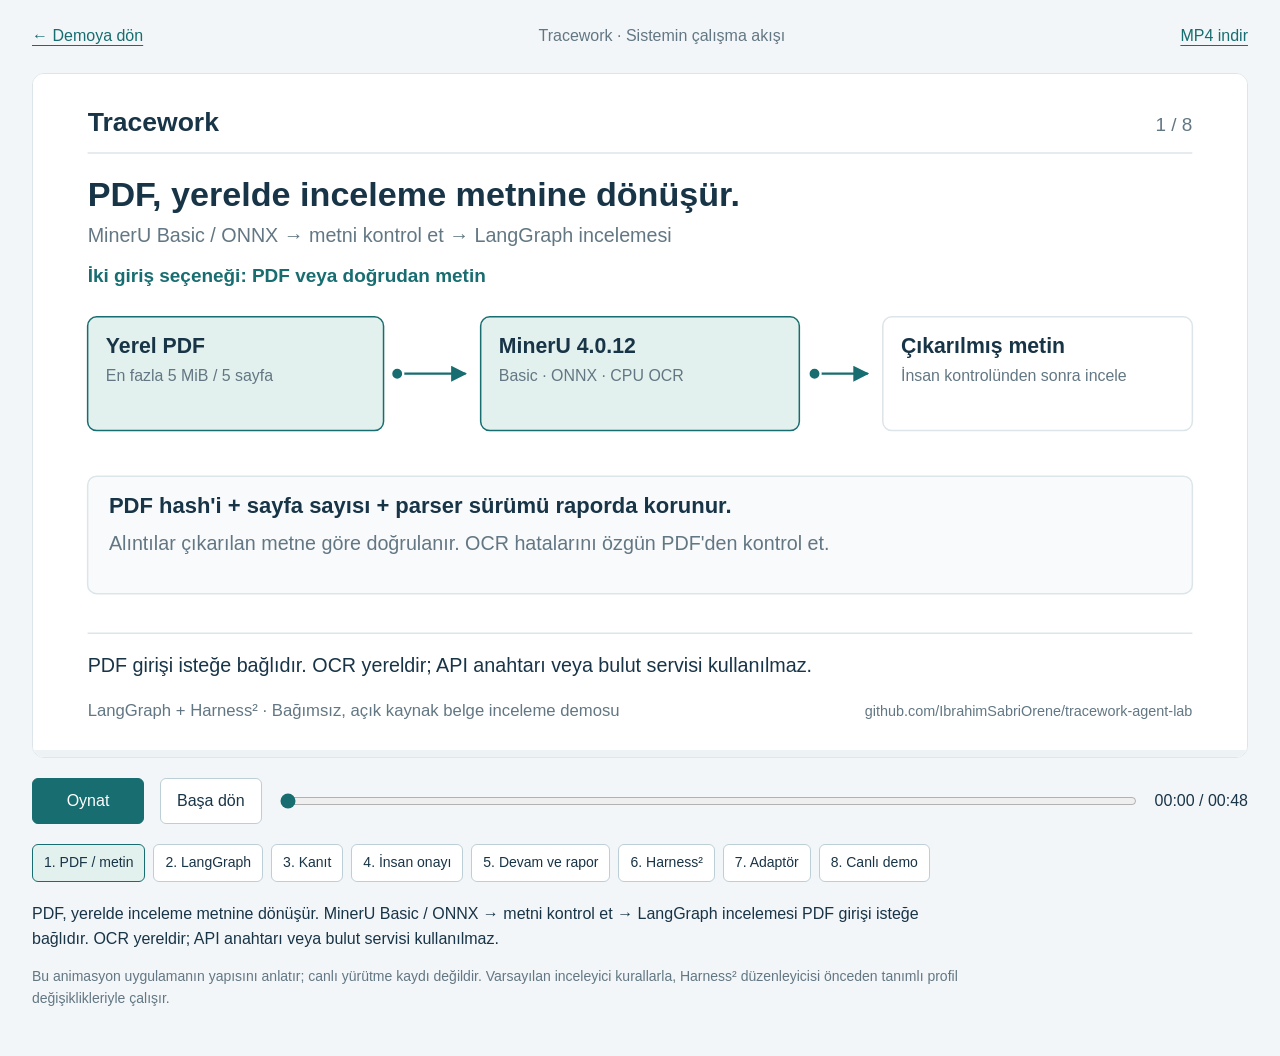
<file: web/animation.html>
<!doctype html>
<html lang="tr">
  <head>
    <meta charset="utf-8" />
    <meta name="viewport" content="width=device-width, initial-scale=1" />
    <meta name="description" content="Tracework nasıl çalışır? LangGraph ve Harness² entegrasyonunu anlatan 48 saniyelik animasyon." />
    <title>Tracework — Akış animasyonu</title>
    <link rel="icon" href="./mark.svg" type="image/svg+xml" />
    <link rel="stylesheet" href="./animation.css" />
    <script src="./animation.js" defer></script>
  </head>
  <body>
    <header class="page-header">
      <a href="./">← Demoya dön</a>
      <span>Tracework · Sistemin çalışma akışı</span>
      <a href="./media/tracework-flow.mp4" download>MP4 indir</a>
    </header>
    <main>
      <h1 class="sr-only">LangGraph ve Harness² ile belge inceleme</h1>
      <div id="stage">
        <svg id="film" viewBox="0 0 1600 900" role="img" aria-labelledby="film-title film-description"></svg>
      </div>
      <div class="player">
        <button id="play" type="button" aria-label="Animasyonu oynat">Oynat</button>
        <button id="restart" type="button">Başa dön</button>
        <label class="timeline"><span class="sr-only">Animasyon zamanı</span><input id="timeline" type="range" min="0" max="48000" step="100" value="0" /></label>
        <output id="time" for="timeline">00:00 / 00:48</output>
      </div>
      <nav id="chapters" aria-label="Animasyon bölümleri"></nav>
      <p id="scene-description" class="description" aria-live="polite"></p>
      <p class="note">Bu animasyon uygulamanın yapısını anlatır; canlı yürütme kaydı değildir. Varsayılan inceleyici kurallarla, Harness² düzenleyicisi önceden tanımlı profil değişiklikleriyle çalışır.</p>
    </main>
  </body>
</html>
</file>
<file: web/animation.css>
:root { color-scheme: light; --ink: #183447; --teal: #176d70; --line: #dce5e9; }
* { box-sizing: border-box; }
body { margin: 0; background: #f3f6f8; color: var(--ink); font: 16px/1.55 "Segoe UI", Arial, sans-serif; }
a { color: var(--teal); text-underline-offset: 4px; }
button, input { font: inherit; }
button, a { touch-action: manipulation; }
button { cursor: pointer; }
button:focus-visible, a:focus-visible, input:focus-visible { outline: 3px solid #248b9d; outline-offset: 4px; }
.page-header { max-width: 1440px; margin: auto; padding: 24px 32px; display: flex; justify-content: space-between; gap: 16px; flex-wrap: wrap; }
.page-header span { color: #627783; }
main { max-width: 1440px; padding: 0 32px 32px; margin: auto; }
#stage { background: white; border: 1px solid var(--line); overflow: hidden; border-radius: 12px; }
#film { display: block; width: 100%; font-family: "Segoe UI", Arial, sans-serif; }
.player { display: flex; align-items: center; gap: 16px; margin-top: 20px; }
button { border: 1px solid #bdcfd6; background: white; color: var(--ink); border-radius: 6px; padding: 10px 16px; }
#play { min-width: 112px; background: var(--teal); color: white; border-color: var(--teal); }
.timeline { flex: 1; display: flex; min-width: 70px; }
input { width: 100%; accent-color: var(--teal); }
output { white-space: nowrap; font-variant-numeric: tabular-nums; }
#chapters { display: flex; gap: 8px; flex-wrap: wrap; margin-top: 20px; }
#chapters button { padding: 7px 11px; font-size: 14px; }
#chapters button[aria-current="step"] { border-color: var(--teal); background: #e3f1ee; }
.description { min-height: 50px; max-width: 900px; margin: 20px 0 12px; }
.note { font-size: 14px; color: #627783; max-width: 950px; }
.sr-only { position: absolute; width: 1px; height: 1px; padding: 0; margin: -1px; overflow: hidden; clip: rect(0,0,0,0); white-space: nowrap; }
@media (max-width: 650px) {
  .page-header { padding: 16px; font-size: 14px; }
  .page-header span { display: none; }
  main { padding: 0 12px 24px; }
  .player { gap: 8px; flex-wrap: wrap; }
  .player button { padding: 9px 11px; }
  .timeline { flex-basis: 45%; }
  output { font-size: 13px; }
  #chapters button { font-size: 13px; }
}
</file>
